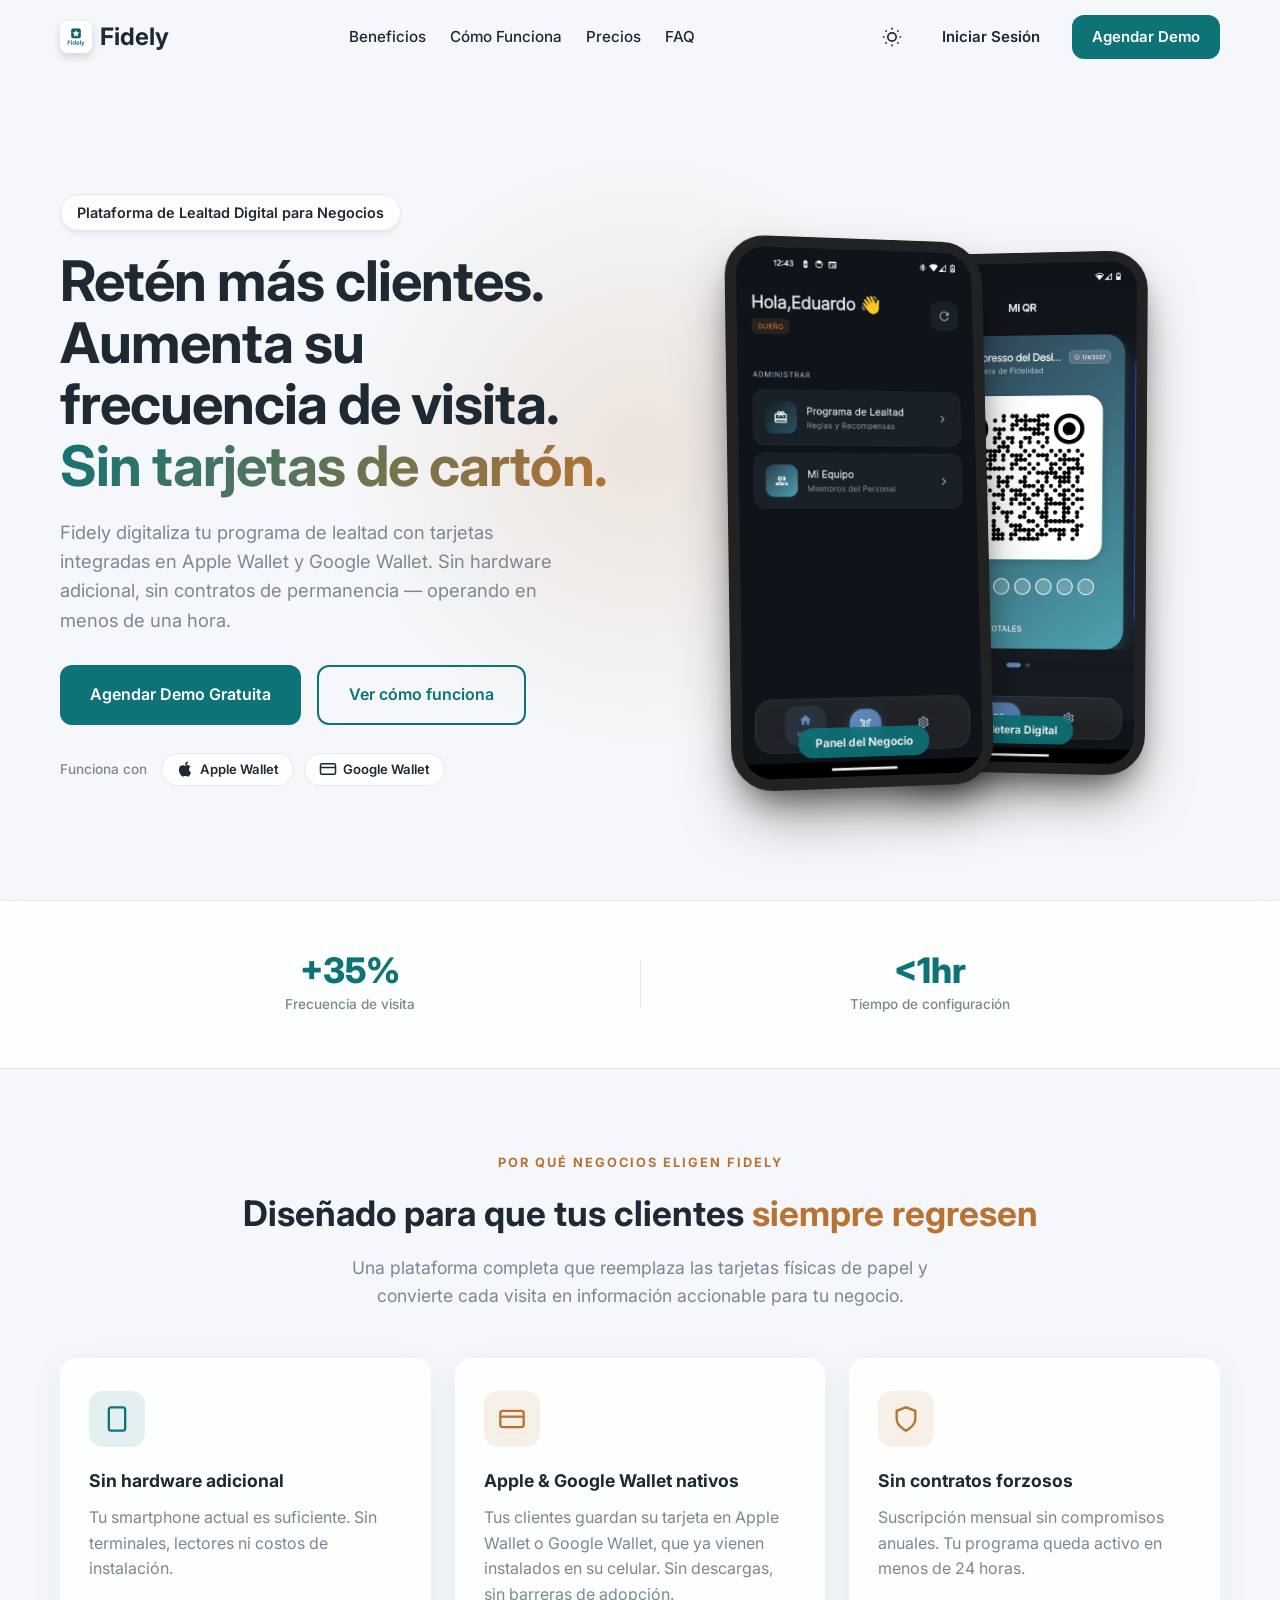
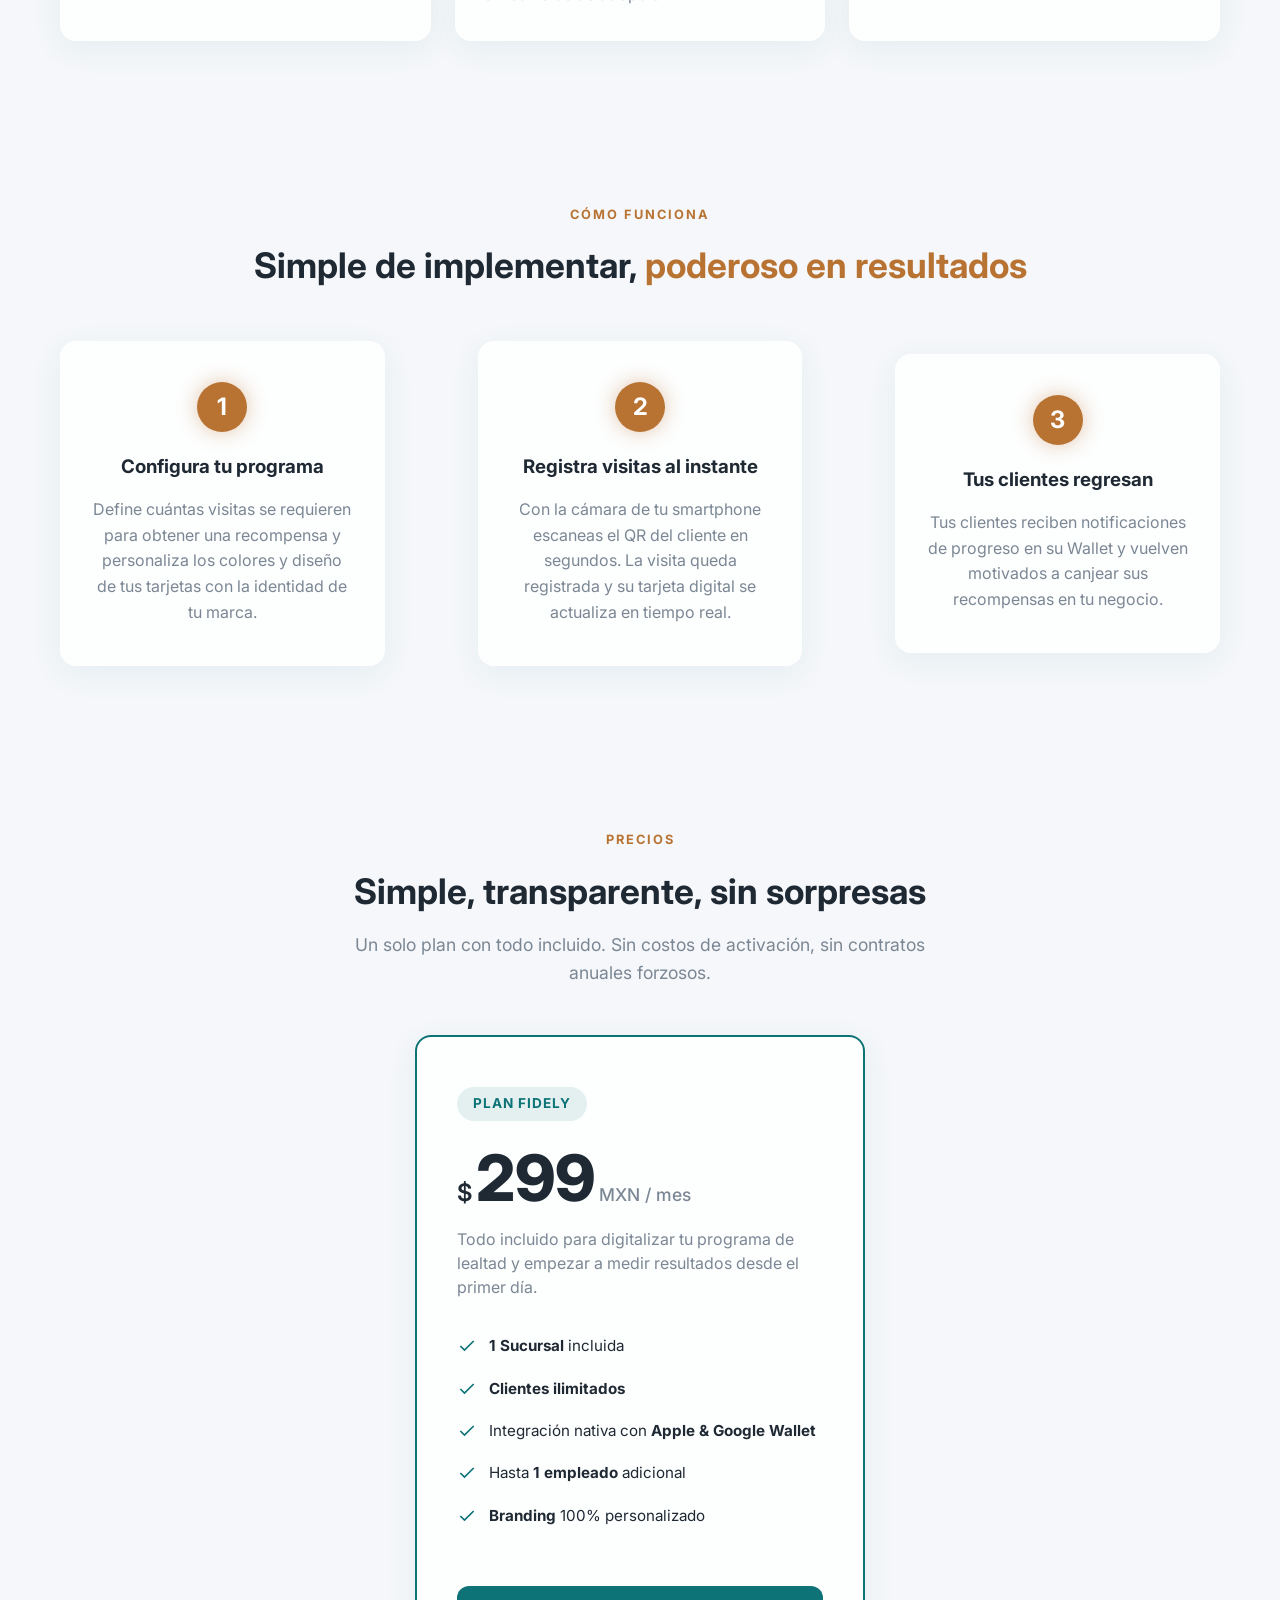
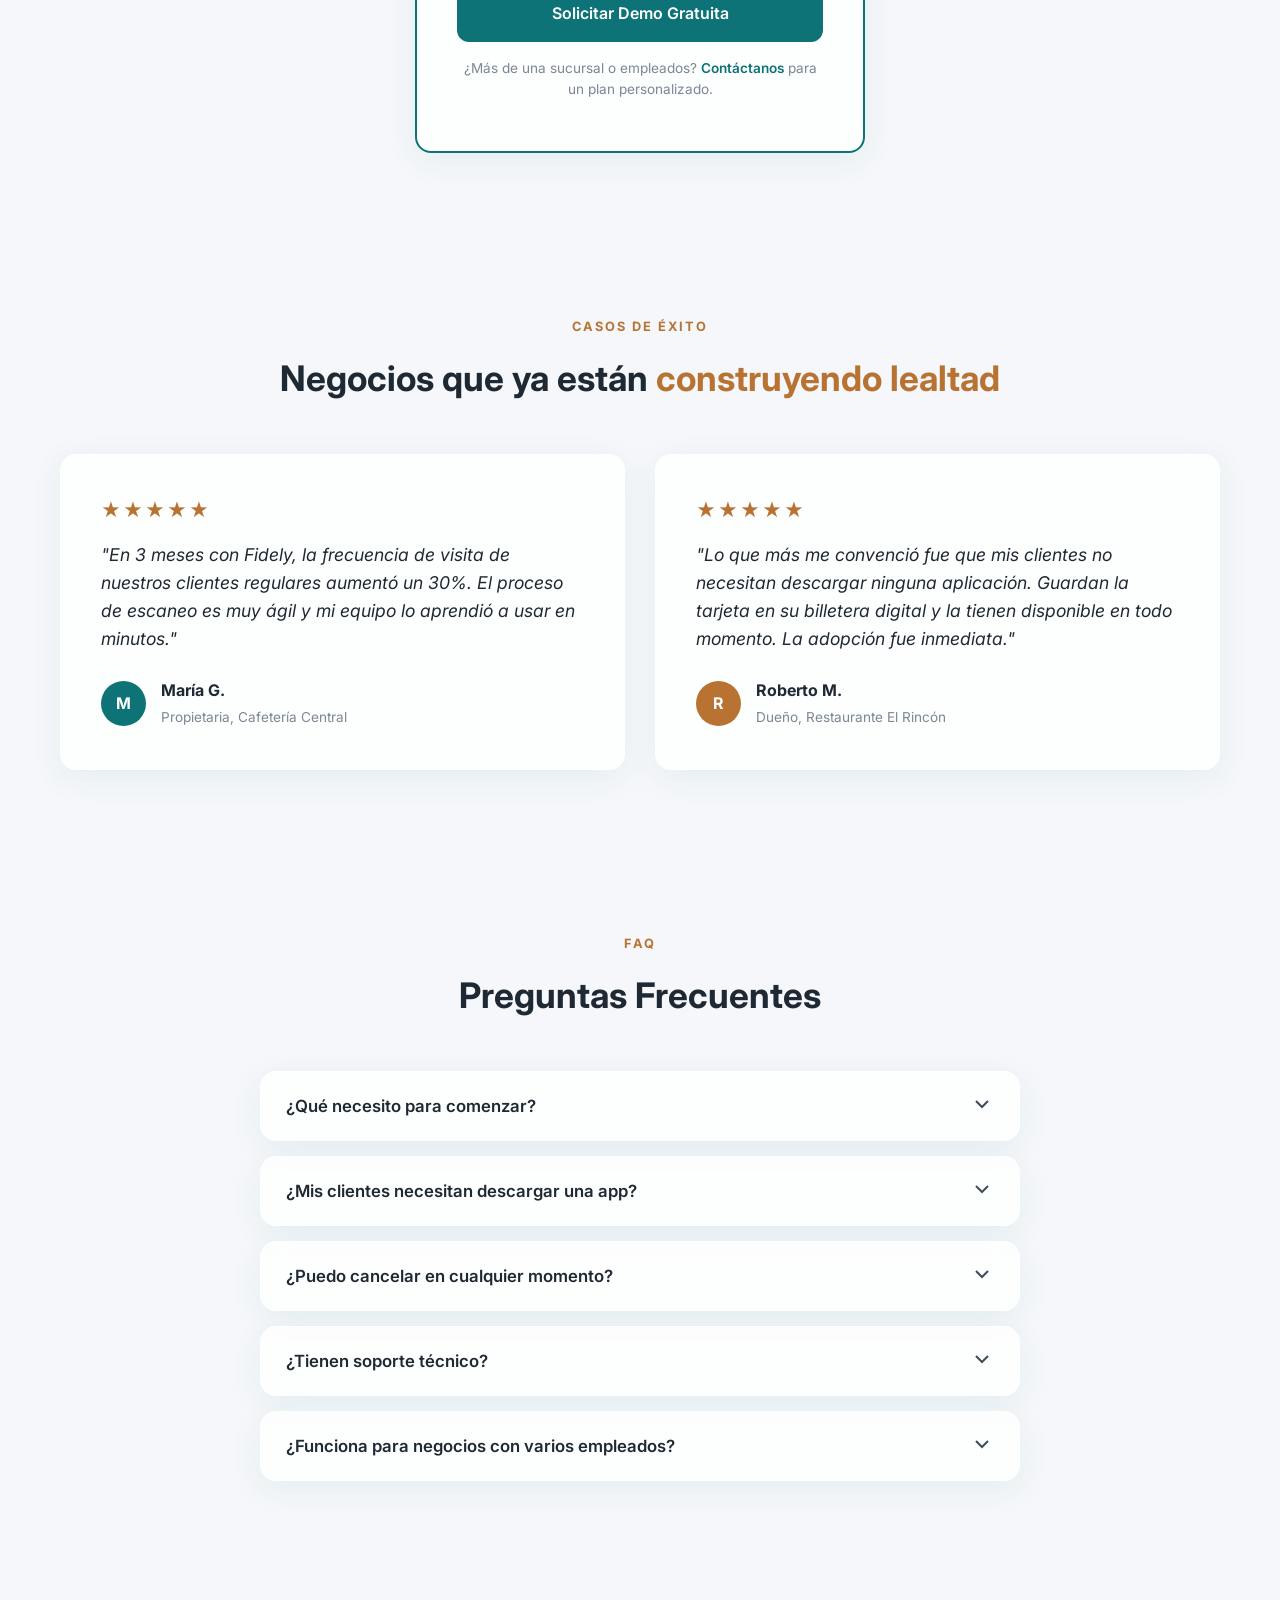
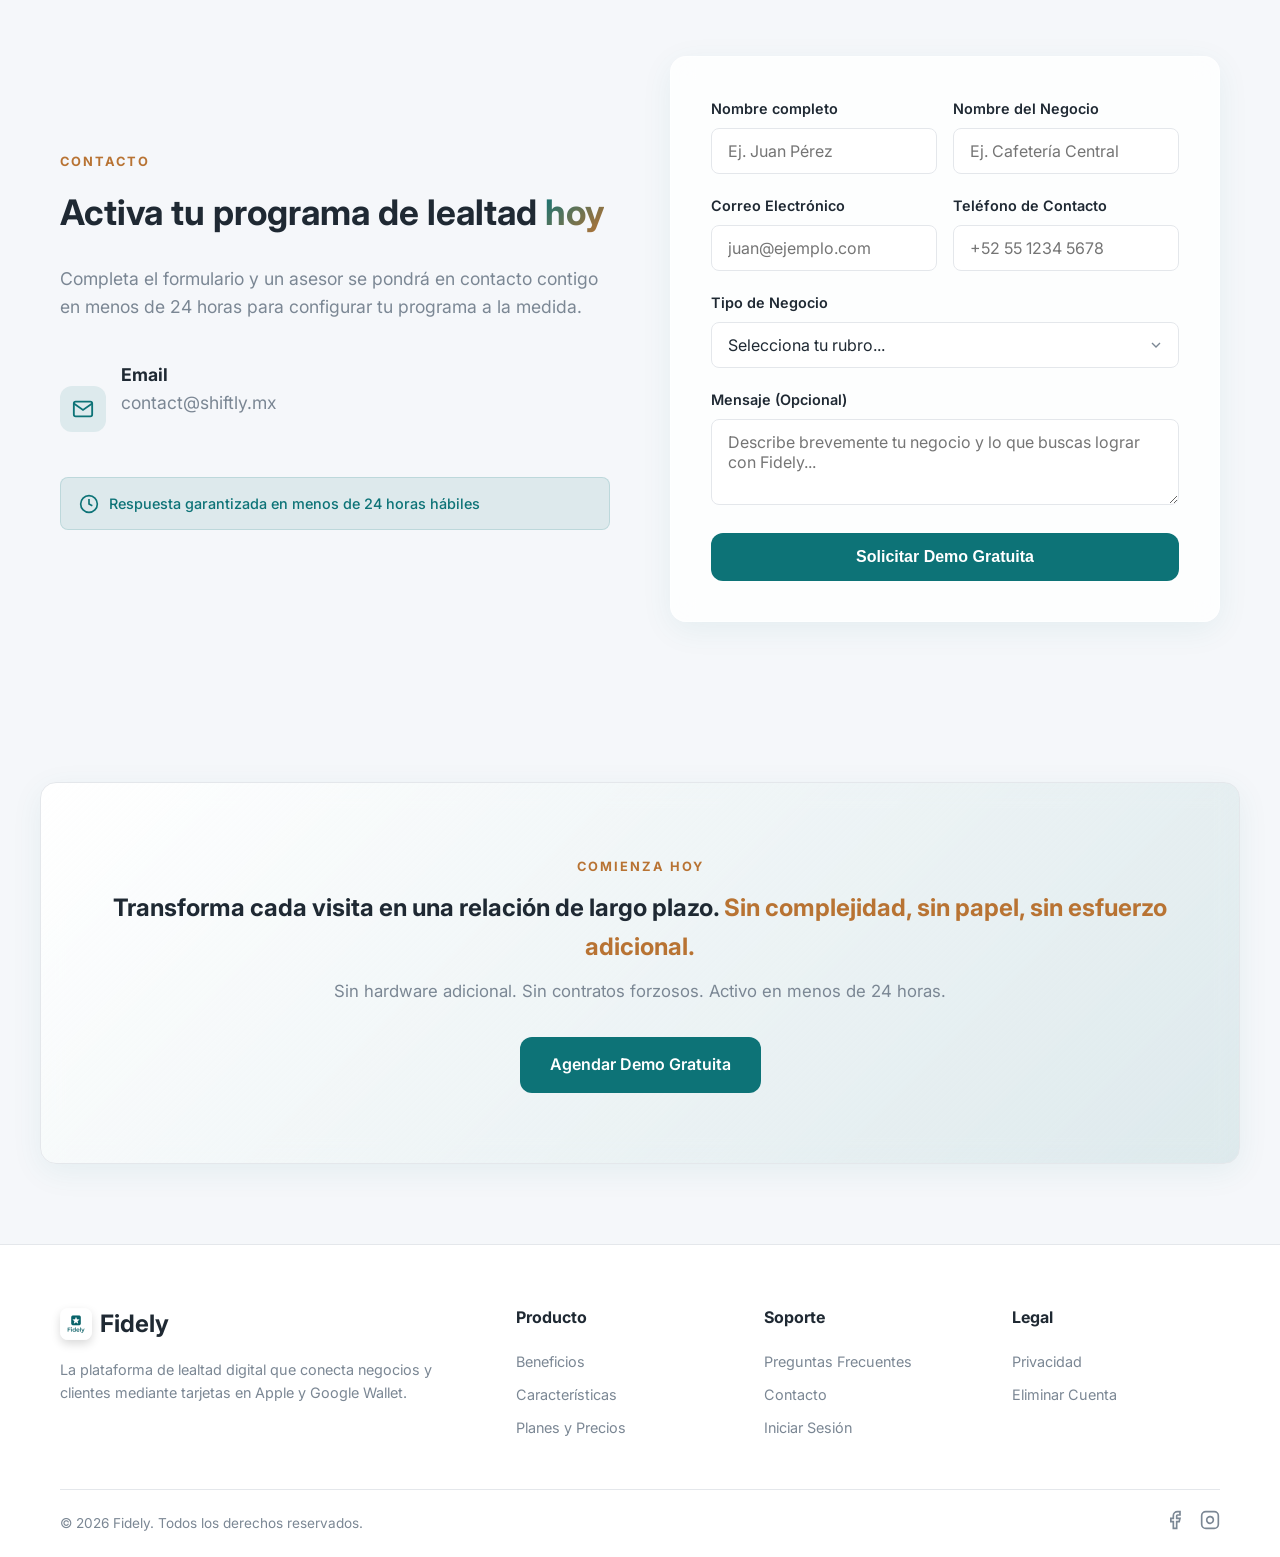
<file: index.html>
<!DOCTYPE html>
<html lang="es">
<head>
    <meta charset="UTF-8">
    <meta name="viewport" content="width=device-width, initial-scale=1.0">
    <title>Fidely — Digitaliza tu Programa de Lealtad | Para Negocios</title>
    <meta name="description" content="Aumenta la retención y frecuencia de visita de tus clientes con tarjetas de lealtad digitales en Apple Wallet y Google Wallet. Sin hardware adicional, activo en menos de 1 hora.">
    <link rel="preconnect" href="https://fonts.googleapis.com">
    <link rel="preconnect" href="https://fonts.gstatic.com" crossorigin>
    <link href="https://fonts.googleapis.com/css2?family=Inter:wght@400;500;600;700;800&display=swap" rel="stylesheet">
    <link rel="stylesheet" href="styles.css">
</head>
<body>
    <!-- Navbar -->
    <header class="navbar">
        <div class="container nav-container">
            <div class="logo">
                <img src="assets/images/fidely-logo.png" alt="Fidely Logo" class="logo-img">
                <span>Fidely</span>
            </div>
            <nav class="nav-links">
                <a href="#beneficios">Beneficios</a>
                <a href="#como-funciona">Cómo Funciona</a>
                <a href="#precios">Precios</a>
                <a href="#faq">FAQ</a>
            </nav>
            <div class="nav-actions">
                <button class="theme-toggle" id="themeToggle" aria-label="Cambiar tema">
                    <svg class="sun-icon" width="20" height="20" viewBox="0 0 24 24" fill="none" stroke="currentColor" stroke-width="2"><circle cx="12" cy="12" r="5"/><path d="M12 1v2M12 21v2M4.22 4.22l1.42 1.42M18.36 18.36l1.42 1.42M1 12h2M21 12h2M4.22 19.78l1.42-1.42M18.36 5.64l1.42-1.42"/></svg>
                    <svg class="moon-icon" width="20" height="20" viewBox="0 0 24 24" fill="none" stroke="currentColor" stroke-width="2" style="display: none;"><path d="M21 12.79A9 9 0 1 1 11.21 3 7 7 0 0 0 21 12.79z"/></svg>
                </button>
                <a href="https://app.fidely.shiftly.mx" class="btn btn-secondary nav-btn">Iniciar Sesión</a>
                <a href="#contacto" class="btn btn-primary nav-btn">Agendar Demo</a>
            </div>
            <button class="menu-toggle" id="menuToggle" aria-label="Abrir menú">
                <svg width="24" height="24" viewBox="0 0 24 24" fill="none" stroke="currentColor" stroke-width="2"><line x1="3" y1="12" x2="21" y2="12"/><line x1="3" y1="6" x2="21" y2="6"/><line x1="3" y1="18" x2="21" y2="18"/></svg>
            </button>
        </div>
    </header>

    <main>
        <!-- Hero Section -->
        <section class="hero" id="inicio">
            <div class="container hero-container">
                <div class="hero-content fade-in-up">
                    <span class="badge">Plataforma de Lealtad Digital para Negocios</span>
                    <h1>Retén más clientes. Aumenta su frecuencia de visita. <span class="text-gradient">Sin tarjetas de cartón.</span></h1>
                    <p class="hero-subtitle">Fidely digitaliza tu programa de lealtad con tarjetas integradas en Apple Wallet y Google Wallet. Sin hardware adicional, sin contratos de permanencia — operando en menos de una hora.</p>
                    <div class="hero-cta">
                        <a href="#contacto" class="btn btn-primary btn-large glow-effect">Agendar Demo Gratuita</a>
                        <a href="#como-funciona" class="btn btn-outline btn-large">Ver cómo funciona</a>
                    </div>
                    <div class="hero-trust">
                        <span class="trust-label">Funciona con</span>
                        <div class="trust-badges">
                            <span class="trust-badge">
                                <svg width="18" height="18" viewBox="0 0 24 24" fill="currentColor"><path d="M18.71 19.5c-.83 1.24-1.71 2.45-3.05 2.47-1.34.03-1.77-.79-3.29-.79-1.53 0-2 .77-3.27.82-1.31.05-2.3-1.32-3.14-2.53C4.25 17 2.94 12.45 4.7 9.39c.87-1.52 2.43-2.48 4.12-2.51 1.28-.02 2.5.87 3.29.87.78 0 2.26-1.07 3.8-.91.65.03 2.47.26 3.64 1.98-.09.06-2.17 1.28-2.15 3.81.03 3.02 2.65 4.03 2.68 4.04-.03.07-.42 1.44-1.38 2.83M13 3.5c.73-.83 1.94-1.46 2.94-1.5.13 1.17-.34 2.35-1.04 3.19-.69.85-1.83 1.51-2.95 1.42-.15-1.15.41-2.35 1.05-3.11z"/></svg>
                                Apple Wallet
                            </span>
                            <span class="trust-badge">
                                <svg width="18" height="18" viewBox="0 0 24 24" fill="none" stroke="currentColor" stroke-width="2"><rect x="2" y="5" width="20" height="14" rx="2"/><path d="M2 10h20"/></svg>
                                Google Wallet
                            </span>
                        </div>
                    </div>
                </div>
                <div class="hero-visual fade-in-up delay-1">
                    <div class="device-mockup business-device">
                        <div class="device-screen">
                            <img src="assets/images/fidely-business-admin-dashboard.png" alt="Fidely Panel de Administración" class="app-screenshot">
                        </div>
                        <div class="device-label">Panel del Negocio</div>
                    </div>
                    <div class="device-mockup client-device">
                        <div class="device-screen">
                            <img src="assets/images/fidely-client-wallet-app.png" alt="Fidely Client Wallet" class="app-screenshot">
                        </div>
                        <div class="device-label">Billetera Digital</div>
                    </div>
                </div>
            </div>
            <div class="hero-background-glow"></div>
        </section>

        <!-- Stats Bar -->
        <section class="stats-bar">
            <div class="container">
                <div class="stats-grid">
                    <div class="stat-item fade-in-up">
                        <span class="stat-number">+35%</span>
                        <span class="stat-label">Frecuencia de visita</span>
                    </div>
                    <div class="stat-divider"></div>
                    <div class="stat-item fade-in-up delay-1">
                        <span class="stat-number">&lt;1hr</span>
                        <span class="stat-label">Tiempo de configuración</span>
                    </div>
                </div>
            </div>
        </section>

        <!-- Benefits Section -->
        <section class="value-prop section-padding" id="beneficios">
            <div class="container">
                <div class="section-header text-center fade-in-up">
                    <span class="section-eyebrow">Por qué negocios eligen Fidely</span>
                    <h2 class="section-title">Diseñado para que tus clientes <span class="text-accent">siempre regresen</span></h2>
                    <p class="section-desc">Una plataforma completa que reemplaza las tarjetas físicas de papel y convierte cada visita en información accionable para tu negocio.</p>
                </div>
                <div class="benefits-grid">
                    <div class="benefit-card glass-panel fade-in-up">
                        <div class="benefit-icon bg-primary-light">
                            <svg width="28" height="28" viewBox="0 0 24 24" fill="none" stroke="currentColor" stroke-width="2"><rect x="5" y="2" width="14" height="20" rx="2"/><line x1="12" y1="18" x2="12.01" y2="18"/></svg>
                        </div>
                        <h3>Sin hardware adicional</h3>
                        <p>Tu smartphone actual es suficiente. Sin terminales, lectores ni costos de instalación.</p>
                    </div>
                    <div class="benefit-card glass-panel fade-in-up delay-1">
                        <div class="benefit-icon bg-accent-light">
                            <svg width="28" height="28" viewBox="0 0 24 24" fill="none" stroke="currentColor" stroke-width="2"><rect x="2" y="5" width="20" height="14" rx="2"/><path d="M2 10h20"/></svg>
                        </div>
                        <h3>Apple & Google Wallet nativos</h3>
                        <p>Tus clientes guardan su tarjeta en Apple Wallet o Google Wallet, que ya vienen instalados en su celular. Sin descargas, sin barreras de adopción.</p>
                    </div>
                    <div class="benefit-card glass-panel fade-in-up delay-2">
                        <div class="benefit-icon bg-accent-light">
                            <svg width="28" height="28" viewBox="0 0 24 24" fill="none" stroke="currentColor" stroke-width="2"><path d="M12 22s8-4 8-10V5l-8-3-8 3v7c0 6 8 10 8 10z"/></svg>
                        </div>
                        <h3>Sin contratos forzosos</h3>
                        <p>Suscripción mensual sin compromisos anuales. Tu programa queda activo en menos de 24 horas.</p>
                    </div>
                </div>
            </div>
        </section>

        <!-- How it Works + Features (merged) -->
        <section class="how-it-works section-padding" id="como-funciona">
            <div class="container">
                <div class="section-header text-center fade-in-up">
                    <span class="section-eyebrow">Cómo funciona</span>
                    <h2 class="section-title">Simple de implementar, <span class="text-accent">poderoso en resultados</span></h2>
                </div>
                <div class="steps-container">
                    <div class="step-card glass-panel fade-in-up">
                        <div class="step-number">1</div>
                        <h3>Configura tu programa</h3>
                        <p>Define cuántas visitas se requieren para obtener una recompensa y personaliza los colores y diseño de tus tarjetas con la identidad de tu marca.</p>
                    </div>
                    <div class="step-connector"></div>
                    <div class="step-card glass-panel fade-in-up delay-1">
                        <div class="step-number">2</div>
                        <h3>Registra visitas al instante</h3>
                        <p>Con la cámara de tu smartphone escaneas el QR del cliente en segundos. La visita queda registrada y su tarjeta digital se actualiza en tiempo real.</p>
                    </div>
                    <div class="step-connector"></div>
                    <div class="step-card glass-panel fade-in-up delay-2">
                        <div class="step-number">3</div>
                        <h3>Tus clientes regresan</h3>
                        <p>Tus clientes reciben notificaciones de progreso en su Wallet y vuelven motivados a canjear sus recompensas en tu negocio.</p>
                    </div>
                </div>
            </div>
        </section>

        <!-- Pricing Section -->
        <section class="pricing section-padding" id="precios">
            <div class="container">
                <div class="section-header text-center fade-in-up">
                    <span class="section-eyebrow">Precios</span>
                    <h2 class="section-title">Simple, transparente, sin sorpresas</h2>
                    <p class="section-desc">Un solo plan con todo incluido. Sin costos de activación, sin contratos anuales forzosos.</p>
                </div>
                <div class="pricing-container fade-in-up">
                    <div class="pricing-card glass-panel popular">
                        <div class="pricing-header">
                            <span class="plan-badge">Plan Fidely</span>
                            <div class="price">
                                <span class="currency">$</span>
                                <span class="amount">299</span>
                                <span class="period">MXN / mes</span>
                            </div>
                            <p class="plan-desc">Todo incluido para digitalizar tu programa de lealtad y empezar a medir resultados desde el primer día.</p>
                        </div>
                        <div class="pricing-features">
                            <ul>
                                <li>
                                    <svg class="check-icon" viewBox="0 0 24 24" fill="none" stroke="currentColor" stroke-width="2"><polyline points="20 6 9 17 4 12"/></svg>
                                    <span><strong>1 Sucursal</strong> incluida</span>
                                </li>
                                <li>
                                    <svg class="check-icon" viewBox="0 0 24 24" fill="none" stroke="currentColor" stroke-width="2"><polyline points="20 6 9 17 4 12"/></svg>
                                    <span><strong>Clientes ilimitados</strong></span>
                                </li>
                                <li>
                                    <svg class="check-icon" viewBox="0 0 24 24" fill="none" stroke="currentColor" stroke-width="2"><polyline points="20 6 9 17 4 12"/></svg>
                                    <span>Integración nativa con <strong>Apple & Google Wallet</strong></span>
                                </li>
                                <li>
                                    <svg class="check-icon" viewBox="0 0 24 24" fill="none" stroke="currentColor" stroke-width="2"><polyline points="20 6 9 17 4 12"/></svg>
                                    <span>Hasta <strong>1 empleado</strong> adicional</span>
                                </li>
                                <li>
                                    <svg class="check-icon" viewBox="0 0 24 24" fill="none" stroke="currentColor" stroke-width="2"><polyline points="20 6 9 17 4 12"/></svg>
                                    <span><strong>Branding</strong> 100% personalizado</span>
                                </li>
                            </ul>
                        </div>
                        <div class="pricing-footer">
                            <a href="#contacto" class="btn btn-primary btn-large glow-effect">Solicitar Demo Gratuita</a>
                            <p class="pricing-note">¿Más de una sucursal o empleados? <a href="#contacto">Contáctanos</a> para un plan personalizado.</p>
                        </div>
                    </div>
                </div>
            </div>
        </section>

        <!-- Testimonials -->
        <section class="testimonials section-padding">
            <div class="container">
                <div class="section-header text-center fade-in-up">
                    <span class="section-eyebrow">Casos de éxito</span>
                    <h2 class="section-title">Negocios que ya están <span class="text-accent">construyendo lealtad</span></h2>
                </div>
                <div class="testimonial-slider fade-in-up">
                    <div class="testimonial-card glass-panel">
                        <div class="stars">★★★★★</div>
                        <p class="quote">"En 3 meses con Fidely, la frecuencia de visita de nuestros clientes regulares aumentó un 30%. El proceso de escaneo es muy ágil y mi equipo lo aprendió a usar en minutos."</p>
                        <div class="author">
                            <div class="author-avatar bg-primary">M</div>
                            <div class="author-info">
                                <strong>María G.</strong>
                                <span>Propietaria, Cafetería Central</span>
                            </div>
                        </div>
                    </div>
                    <div class="testimonial-card glass-panel delay-1">
                        <div class="stars">★★★★★</div>
                        <p class="quote">"Lo que más me convenció fue que mis clientes no necesitan descargar ninguna aplicación. Guardan la tarjeta en su billetera digital y la tienen disponible en todo momento. La adopción fue inmediata."</p>
                        <div class="author">
                            <div class="author-avatar bg-accent">R</div>
                            <div class="author-info">
                                <strong>Roberto M.</strong>
                                <span>Dueño, Restaurante El Rincón</span>
                            </div>
                        </div>
                    </div>
                </div>
            </div>
        </section>

        <!-- FAQ -->
        <section class="faq-section section-padding" id="faq">
            <div class="container faq-container fade-in-up">
                <div class="section-header text-center">
                    <span class="section-eyebrow">FAQ</span>
                    <h2 class="section-title">Preguntas Frecuentes</h2>
                </div>
                <div class="accordion">
                    <div class="accordion-item glass-panel">
                        <button class="accordion-header" aria-expanded="false">
                            <span class="accordion-title">¿Qué necesito para comenzar?</span>
                            <span class="accordion-icon"><svg width="24" height="24" viewBox="0 0 24 24" fill="none" stroke="currentColor" stroke-width="2"><polyline points="6 9 12 15 18 9"/></svg></span>
                        </button>
                        <div class="accordion-content">
                            <p>Únicamente un smartphone y el registro de tu negocio con nuestro equipo. En menos de una hora tendrás tu programa configurado y listo para operar, con tu identidad de marca aplicada. Sin hardware adicional ni instalaciones.</p>
                        </div>
                    </div>
                    <div class="accordion-item glass-panel">
                        <button class="accordion-header" aria-expanded="false">
                            <span class="accordion-title">¿Mis clientes necesitan descargar una app?</span>
                            <span class="accordion-icon"><svg width="24" height="24" viewBox="0 0 24 24" fill="none" stroke="currentColor" stroke-width="2"><polyline points="6 9 12 15 18 9"/></svg></span>
                        </button>
                        <div class="accordion-content">
                            <p>Tus clientes no necesitan descargar ninguna aplicación. Guardan su tarjeta directamente en Apple Wallet o Google Wallet, que ya viene preinstalado en todos los iPhones y en la gran mayoría de dispositivos Android. Sin fricciones, sin barreras.</p>
                        </div>
                    </div>
                    <div class="accordion-item glass-panel">
                        <button class="accordion-header" aria-expanded="false">
                            <span class="accordion-title">¿Puedo cancelar en cualquier momento?</span>
                            <span class="accordion-icon"><svg width="24" height="24" viewBox="0 0 24 24" fill="none" stroke="currentColor" stroke-width="2"><polyline points="6 9 12 15 18 9"/></svg></span>
                        </button>
                        <div class="accordion-content">
                            <p>La suscripción es mensual y puede cancelarse en cualquier momento sin penalizaciones ni compromisos anuales. El acceso permanece activo hasta el cierre del período facturado.</p>
                        </div>
                    </div>
                    <div class="accordion-item glass-panel">
                        <button class="accordion-header" aria-expanded="false">
                            <span class="accordion-title">¿Tienen soporte técnico?</span>
                            <span class="accordion-icon"><svg width="24" height="24" viewBox="0 0 24 24" fill="none" stroke="currentColor" stroke-width="2"><polyline points="6 9 12 15 18 9"/></svg></span>
                        </button>
                        <div class="accordion-content">
                            <p>Contamos con soporte especializado por correo electrónico y WhatsApp para acompañar la configuración inicial y resolver cualquier consulta durante la operación.</p>
                        </div>
                    </div>
                    <div class="accordion-item glass-panel">
                        <button class="accordion-header" aria-expanded="false">
                            <span class="accordion-title">¿Funciona para negocios con varios empleados?</span>
                            <span class="accordion-icon"><svg width="24" height="24" viewBox="0 0 24 24" fill="none" stroke="currentColor" stroke-width="2"><polyline points="6 9 12 15 18 9"/></svg></span>
                        </button>
                        <div class="accordion-content">
                            <p>El Plan Fidely incluye 1 empleado adicional para operar el escáner de forma segura. Para negocios con más empleados o múltiples sucursales, escríbenos para diseñar un plan a la medida de tu operación.</p>
                        </div>
                    </div>
                </div>
            </div>
        </section>

        <!-- Contact Section -->
        <section class="contact-section section-padding" id="contacto">
            <div class="container">
                <div class="contact-grid">
                    <div class="contact-info fade-in-up">
                        <span class="section-eyebrow">Contacto</span>
                        <h2 class="section-title">Activa tu programa de lealtad <span class="text-gradient">hoy</span></h2>
                        <p>Completa el formulario y un asesor se pondrá en contacto contigo en menos de 24 horas para configurar tu programa a la medida.</p>

                        <div class="contact-details">
                            <div class="contact-item">
                                <span class="contact-item-icon">
                                    <svg width="22" height="22" viewBox="0 0 24 24" fill="none" stroke="currentColor" stroke-width="2"><path d="M4 4h16c1.1 0 2 .9 2 2v12c0 1.1-.9 2-2 2H4c-1.1 0-2-.9-2-2V6c0-1.1.9-2 2-2z"/><polyline points="22,6 12,13 2,6"/></svg>
                                </span>
                                <div>
                                    <strong>Email</strong>
                                    <p>contact@shiftly.mx</p>
                                </div>
                            </div>
                            <div class="contact-promise">
                                <svg width="20" height="20" viewBox="0 0 24 24" fill="none" stroke="currentColor" stroke-width="2"><circle cx="12" cy="12" r="10"/><polyline points="12 6 12 12 16 14"/></svg>
                                <span>Respuesta garantizada en menos de 24 horas hábiles</span>
                            </div>
                        </div>
                    </div>

                    <div class="contact-form-wrapper glass-panel fade-in-up delay-1">
                        <form id="contactForm" class="contact-form">
                            <div class="form-row">
                                <div class="form-group">
                                    <label for="name">Nombre completo</label>
                                    <input type="text" id="name" name="name" placeholder="Ej. Juan Pérez" required>
                                </div>
                                <div class="form-group">
                                    <label for="business">Nombre del Negocio</label>
                                    <input type="text" id="business" name="business" placeholder="Ej. Cafetería Central" required>
                                </div>
                            </div>
                            <div class="form-row">
                                <div class="form-group">
                                    <label for="email">Correo Electrónico</label>
                                    <input type="email" id="email" name="email" placeholder="juan@ejemplo.com" required>
                                </div>
                                <div class="form-group">
                                    <label for="phone">Teléfono de Contacto</label>
                                    <input type="tel" id="phone" name="phone" placeholder="+52 55 1234 5678">
                                </div>
                            </div>
                            <div class="form-group">
                                <label for="business-type">Tipo de Negocio</label>
                                <select id="business-type" name="business-type">
                                    <option value="">Selecciona tu rubro...</option>
                                    <option value="cafeteria">Cafetería / Panadería</option>
                                    <option value="restaurante">Restaurante / Bar</option>
                                    <option value="salon">Salón de Belleza / Spa</option>
                                    <option value="gym">Gimnasio / Fitness</option>
                                    <option value="retail">Tienda / Boutique</option>
                                    <option value="farmacia">Farmacia / Salud</option>
                                    <option value="otro">Otro</option>
                                </select>
                            </div>
                            <div class="form-group">
                                <label for="message">Mensaje (Opcional)</label>
                                <textarea id="message" name="message" rows="3" placeholder="Describe brevemente tu negocio y lo que buscas lograr con Fidely..."></textarea>
                            </div>
                            <button type="submit" class="btn btn-primary btn-large glow-effect w-100">Solicitar Demo Gratuita</button>
                        </form>
                        <div id="formSuccess" class="form-success-msg" style="display: none;">
                            <div class="success-icon">✅</div>
                            <h3>Solicitud recibida</h3>
                            <p>Un asesor de Fidely se pondrá en contacto contigo muy pronto a través de contact@shiftly.mx</p>
                        </div>
                    </div>
                </div>
            </div>
        </section>

        <!-- Final CTA -->
        <section class="final-cta section-padding">
            <div class="container text-center cta-box glass-panel fade-in-up">
                <span class="section-eyebrow">Comienza hoy</span>
                <h2>Transforma cada visita en una relación de largo plazo. <span class="text-accent">Sin complejidad, sin papel, sin esfuerzo adicional.</span></h2>
                <p class="cta-desc">Sin hardware adicional. Sin contratos forzosos. Activo en menos de 24 horas.</p>
                <a href="#contacto" class="btn btn-primary btn-large glow-effect mt-4">Agendar Demo Gratuita</a>
            </div>
        </section>
    </main>

    <!-- Footer -->
    <footer class="footer">
        <div class="container">
            <div class="footer-grid">
                <div class="footer-brand">
                    <div class="logo">
                        <img src="assets/images/fidely-logo.png" alt="Fidely Logo" class="logo-img">
                        <span>Fidely</span>
                    </div>
                    <p>La plataforma de lealtad digital que conecta negocios y clientes mediante tarjetas en Apple y Google Wallet.</p>
                </div>
                <div class="footer-links">
                    <h4>Producto</h4>
                    <a href="#beneficios">Beneficios</a>
                    <a href="#caracteristicas">Características</a>
                    <a href="#precios">Planes y Precios</a>
                </div>
                <div class="footer-links">
                    <h4>Soporte</h4>
                    <a href="#faq">Preguntas Frecuentes</a>
                    <a href="#contacto">Contacto</a>
                    <a href="https://app.fidely.shiftly.mx">Iniciar Sesión</a>
                </div>
                <div class="footer-links">
                    <h4>Legal</h4>
                    <a href="privacy.html">Privacidad</a>
                    <a href="delete-account.html">Eliminar Cuenta</a>
                </div>
            </div>
            <div class="footer-bottom">
                <p>&copy; 2026 Fidely. Todos los derechos reservados.</p>
                <div class="social-icons">
                    <a href="#" aria-label="Facebook"><svg width="20" height="20" viewBox="0 0 24 24" fill="none" stroke="currentColor" stroke-width="2"><path d="M18 2h-3a5 5 0 0 0-5 5v3H7v4h3v8h4v-8h3l1-4h-4V7a1 1 0 0 1 1-1h3z"/></svg></a>
                    <a href="#" aria-label="Instagram"><svg width="20" height="20" viewBox="0 0 24 24" fill="none" stroke="currentColor" stroke-width="2"><rect x="2" y="2" width="20" height="20" rx="5" ry="5"/><path d="M16 11.37A4 4 0 1 1 12.63 8 4 4 0 0 1 16 11.37z"/><line x1="17.5" y1="6.5" x2="17.51" y2="6.5"/></svg></a>
                </div>
            </div>
        </div>
    </footer>

    <script src="script.js"></script>
</body>
</html>
</file>
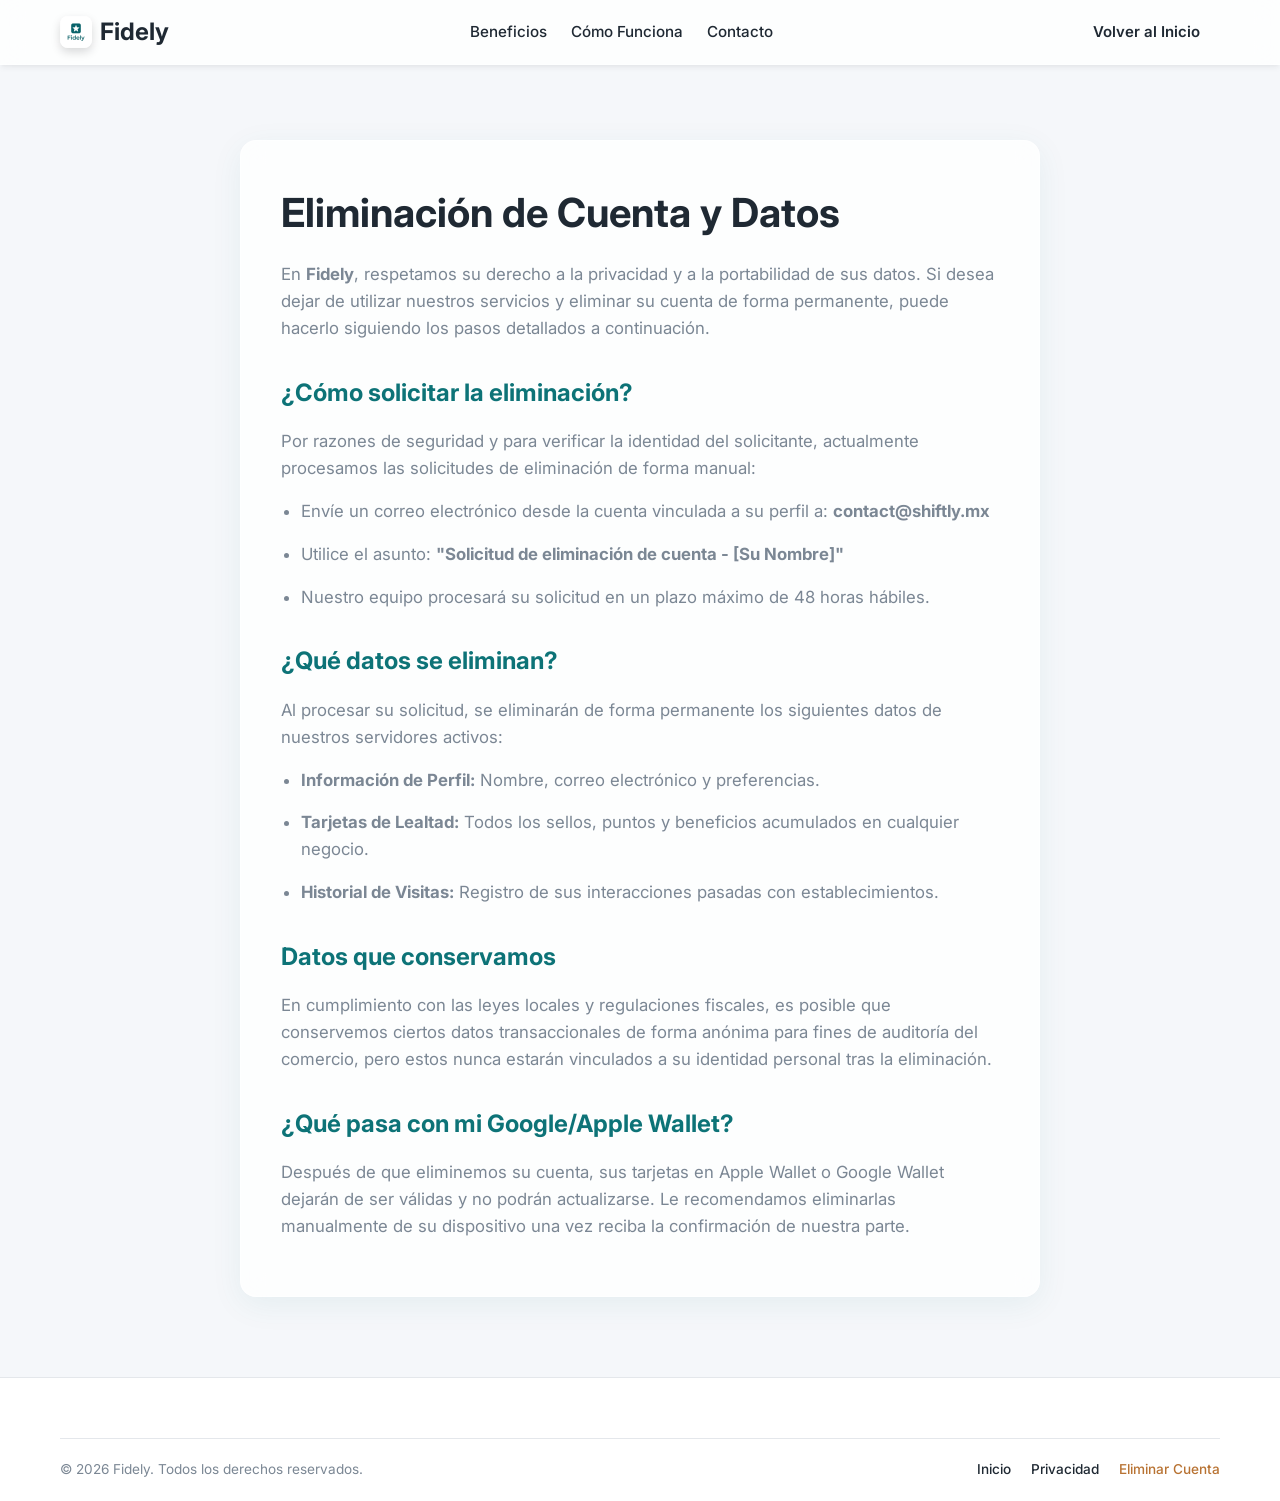
<file: delete-account.html>
<!DOCTYPE html>
<html lang="es">
<head>
    <meta charset="UTF-8">
    <meta name="viewport" content="width=device-width, initial-scale=1.0">
    <title>Eliminar Cuenta - Fidely</title>
    <link rel="preconnect" href="https://fonts.googleapis.com">
    <link rel="preconnect" href="https://fonts.gstatic.com" crossorigin>
    <link href="https://fonts.googleapis.com/css2?family=Inter:wght@400;500;600;700&display=swap" rel="stylesheet">
    <link rel="stylesheet" href="styles.css">
    <style>
        .privacy-content {
            padding: 120px 0 80px;
            max-width: 800px;
            margin: 0 auto;
        }
        .privacy-card {
            padding: 40px;
            margin-top: 20px;
        }
        .privacy-content h1 {
            font-size: 2.5rem;
            margin-bottom: 1rem;
        }
        .privacy-content h2 {
            font-size: 1.5rem;
            margin-top: 2rem;
            margin-bottom: 1rem;
            color: var(--primary-color);
        }
        .privacy-content p, .privacy-content li {
            color: var(--text-muted);
            margin-bottom: 1rem;
            font-size: 1.05rem;
        }
        .privacy-content ul {
            margin-left: 20px;
            margin-bottom: 1.5rem;
        }
        .last-update {
            font-weight: 600;
            color: var(--accent-color);
            margin-bottom: 2rem;
            display: block;
        }
    </style>
</head>
<body>
    <!-- Navbar -->
    <header class="navbar scrolled">
        <div class="container nav-container">
            <a href="index.html" class="logo">
                <img src="assets/images/fidely-logo.png" alt="Fidely Logo Oficial" class="logo-img">
                <span>Fidely</span>
            </a>
            <nav class="nav-links">
                <a href="index.html#beneficios">Beneficios</a>
                <a href="index.html#como-funciona">Cómo Funciona</a>
                <a href="index.html#contacto">Contacto</a>
            </nav>
            <div class="nav-actions">
                <a href="index.html" class="btn btn-secondary">Volver al Inicio</a>
            </div>
        </div>
    </header>

    <main class="container privacy-content">
        <div class="glass-panel privacy-card">
            <h1>Eliminación de Cuenta y Datos</h1>
            <p>En <strong>Fidely</strong>, respetamos su derecho a la privacidad y a la portabilidad de sus datos. Si desea dejar de utilizar nuestros servicios y eliminar su cuenta de forma permanente, puede hacerlo siguiendo los pasos detallados a continuación.</p>

            <h2>¿Cómo solicitar la eliminación?</h2>
            <p>Por razones de seguridad y para verificar la identidad del solicitante, actualmente procesamos las solicitudes de eliminación de forma manual:</p>
            <ul>
                <li>Envíe un correo electrónico desde la cuenta vinculada a su perfil a: <strong>contact@shiftly.mx</strong></li>
                <li>Utilice el asunto: <strong>"Solicitud de eliminación de cuenta - [Su Nombre]"</strong></li>
                <li>Nuestro equipo procesará su solicitud en un plazo máximo de 48 horas hábiles.</li>
            </ul>

            <h2>¿Qué datos se eliminan?</h2>
            <p>Al procesar su solicitud, se eliminarán de forma permanente los siguientes datos de nuestros servidores activos:</p>
            <ul>
                <li><strong>Información de Perfil:</strong> Nombre, correo electrónico y preferencias.</li>
                <li><strong>Tarjetas de Lealtad:</strong> Todos los sellos, puntos y beneficios acumulados en cualquier negocio.</li>
                <li><strong>Historial de Visitas:</strong> Registro de sus interacciones pasadas con establecimientos.</li>
            </ul>

            <h2>Datos que conservamos</h2>
            <p>En cumplimiento con las leyes locales y regulaciones fiscales, es posible que conservemos ciertos datos transaccionales de forma anónima para fines de auditoría del comercio, pero estos nunca estarán vinculados a su identidad personal tras la eliminación.</p>

            <h2>¿Qué pasa con mi Google/Apple Wallet?</h2>
            <p>Después de que eliminemos su cuenta, sus tarjetas en Apple Wallet o Google Wallet dejarán de ser válidas y no podrán actualizarse. Le recomendamos eliminarlas manualmente de su dispositivo una vez reciba la confirmación de nuestra parte.</p>
        </div>
    </main>

    <!-- Footer -->
    <footer class="footer">
        <div class="container">
            <div class="footer-bottom">
                <p>&copy; 2026 Fidely. Todos los derechos reservados.</p>
                <div class="nav-links" style="display: flex; gap: 20px;">
                    <a href="index.html" style="font-size: 0.85rem;">Inicio</a>
                    <a href="privacy.html" style="font-size: 0.85rem;">Privacidad</a>
                    <a href="delete-account.html" style="font-size: 0.85rem; color: var(--accent-color);">Eliminar Cuenta</a>
                </div>
            </div>
        </div>
    </footer>
</body>
</html>
</file>
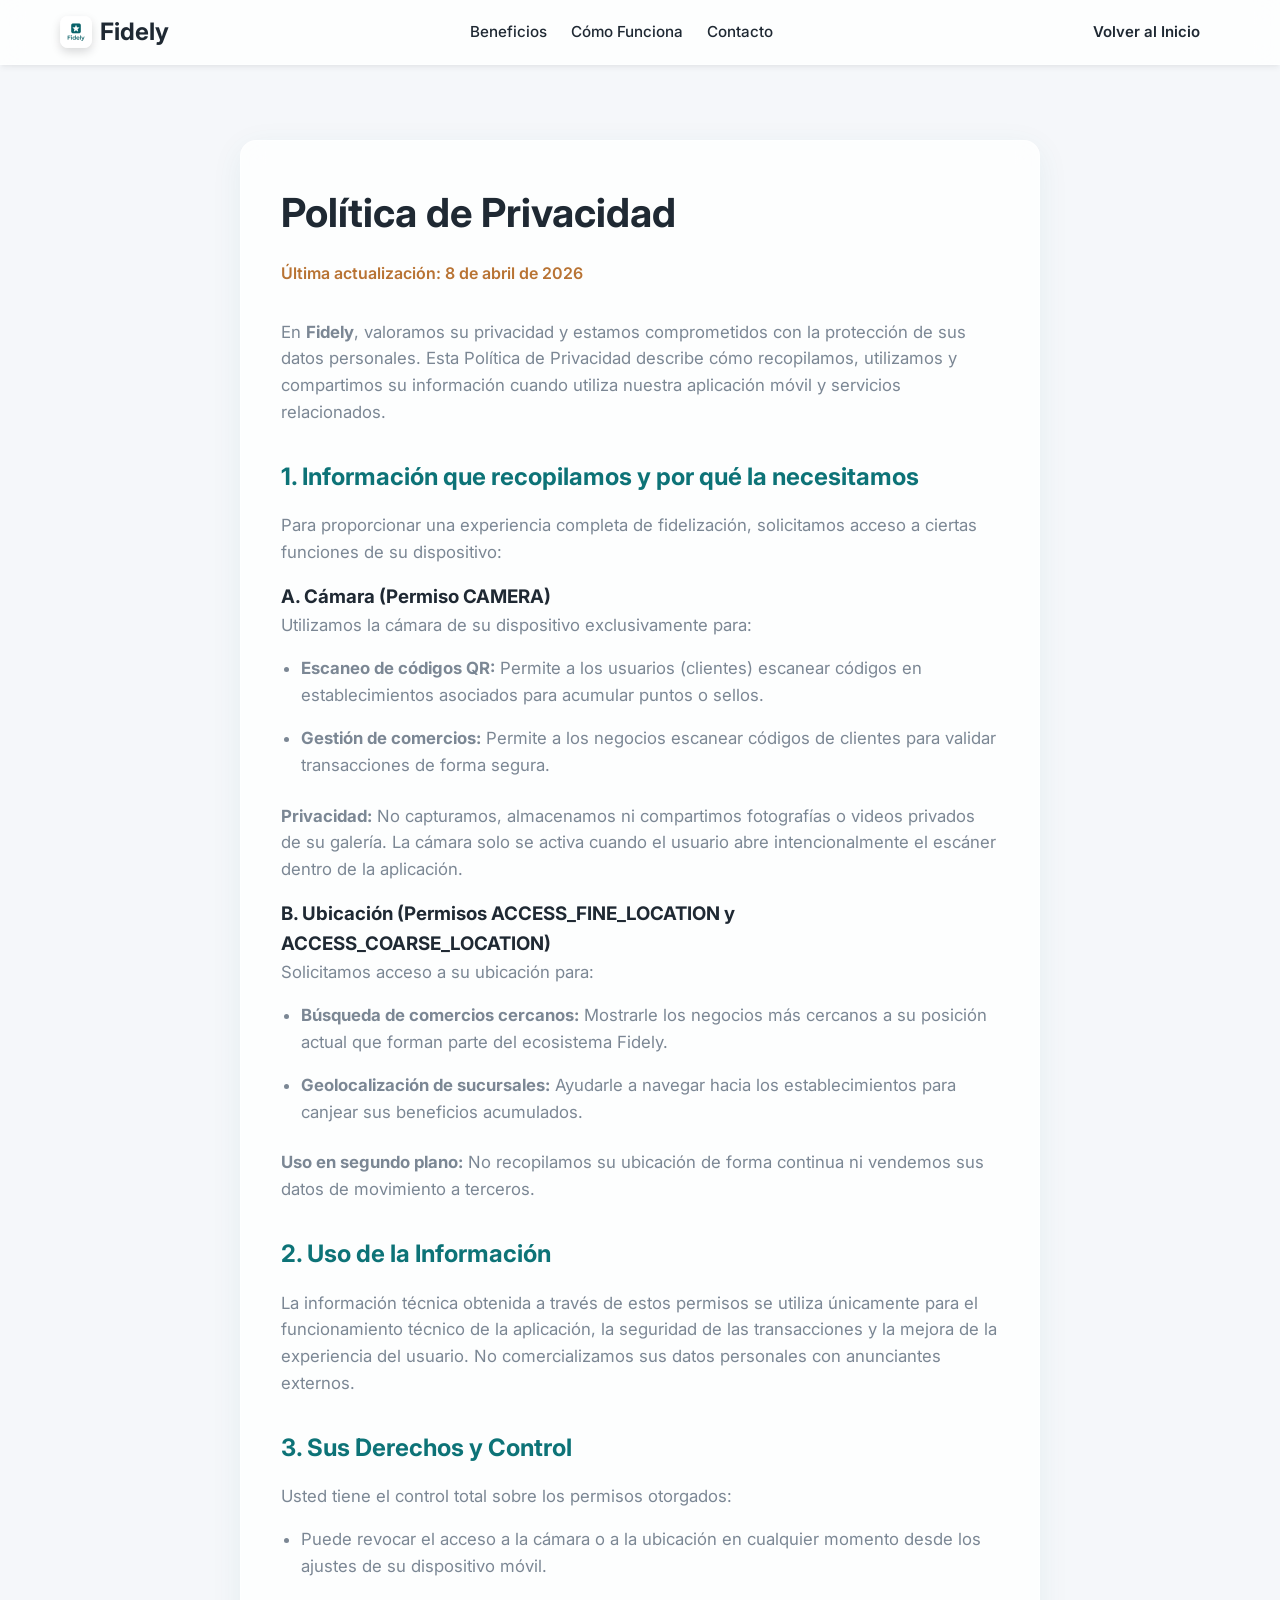
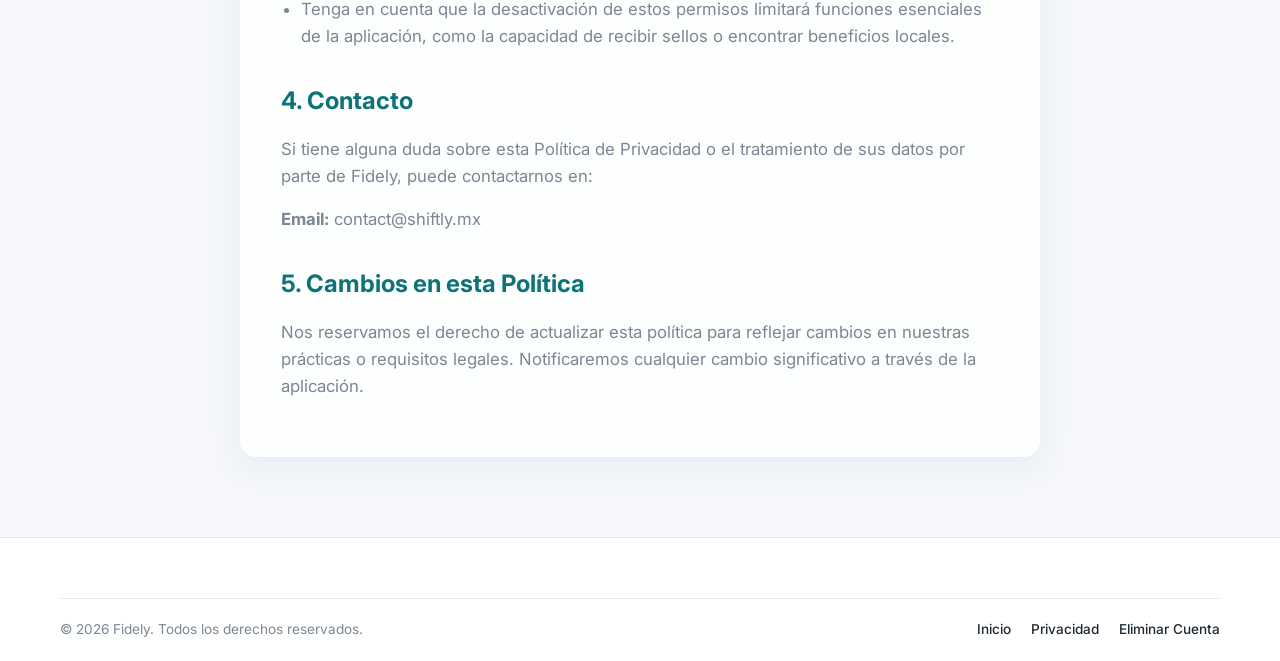
<file: privacy.html>
<!DOCTYPE html>
<html lang="es">
<head>
    <meta charset="UTF-8">
    <meta name="viewport" content="width=device-width, initial-scale=1.0">
    <title>Política de Privacidad - Fidely</title>
    <link rel="preconnect" href="https://fonts.googleapis.com">
    <link rel="preconnect" href="https://fonts.gstatic.com" crossorigin>
    <link href="https://fonts.googleapis.com/css2?family=Inter:wght@400;500;600;700&display=swap" rel="stylesheet">
    <link rel="stylesheet" href="styles.css">
    <style>
        .privacy-content {
            padding: 120px 0 80px;
            max-width: 800px;
            margin: 0 auto;
        }
        .privacy-card {
            padding: 40px;
            margin-top: 20px;
        }
        .privacy-content h1 {
            font-size: 2.5rem;
            margin-bottom: 1rem;
        }
        .privacy-content h2 {
            font-size: 1.5rem;
            margin-top: 2rem;
            margin-bottom: 1rem;
            color: var(--primary-color);
        }
        .privacy-content p, .privacy-content li {
            color: var(--text-muted);
            margin-bottom: 1rem;
            font-size: 1.05rem;
        }
        .privacy-content ul {
            margin-left: 20px;
            margin-bottom: 1.5rem;
        }
        .last-update {
            font-weight: 600;
            color: var(--accent-color);
            margin-bottom: 2rem;
            display: block;
        }
    </style>
</head>
<body>
    <!-- Navbar -->
    <header class="navbar scrolled">
        <div class="container nav-container">
            <a href="index.html" class="logo">
                <img src="assets/images/fidely-logo.png" alt="Fidely Logo Oficial" class="logo-img">
                <span>Fidely</span>
            </a>
            <nav class="nav-links">
                <a href="index.html#beneficios">Beneficios</a>
                <a href="index.html#como-funciona">Cómo Funciona</a>
                <a href="index.html#contacto">Contacto</a>
            </nav>
            <div class="nav-actions">
                <a href="index.html" class="btn btn-secondary">Volver al Inicio</a>
            </div>
        </div>
    </header>

    <main class="container privacy-content">
        <div class="glass-panel privacy-card">
            <h1>Política de Privacidad</h1>
            <span class="last-update">Última actualización: 8 de abril de 2026</span>

            <p>En <strong>Fidely</strong>, valoramos su privacidad y estamos comprometidos con la protección de sus datos personales. Esta Política de Privacidad describe cómo recopilamos, utilizamos y compartimos su información cuando utiliza nuestra aplicación móvil y servicios relacionados.</p>

            <h2>1. Información que recopilamos y por qué la necesitamos</h2>
            <p>Para proporcionar una experiencia completa de fidelización, solicitamos acceso a ciertas funciones de su dispositivo:</p>

            <h3>A. Cámara (Permiso CAMERA)</h3>
            <p>Utilizamos la cámara de su dispositivo exclusivamente para:</p>
            <ul>
                <li><strong>Escaneo de códigos QR:</strong> Permite a los usuarios (clientes) escanear códigos en establecimientos asociados para acumular puntos o sellos.</li>
                <li><strong>Gestión de comercios:</strong> Permite a los negocios escanear códigos de clientes para validar transacciones de forma segura.</li>
            </ul>
            <p><strong>Privacidad:</strong> No capturamos, almacenamos ni compartimos fotografías o videos privados de su galería. La cámara solo se activa cuando el usuario abre intencionalmente el escáner dentro de la aplicación.</p>

            <h3>B. Ubicación (Permisos ACCESS_FINE_LOCATION y ACCESS_COARSE_LOCATION)</h3>
            <p>Solicitamos acceso a su ubicación para:</p>
            <ul>
                <li><strong>Búsqueda de comercios cercanos:</strong> Mostrarle los negocios más cercanos a su posición actual que forman parte del ecosistema Fidely.</li>
                <li><strong>Geolocalización de sucursales:</strong> Ayudarle a navegar hacia los establecimientos para canjear sus beneficios acumulados.</li>
            </ul>
            <p><strong>Uso en segundo plano:</strong> No recopilamos su ubicación de forma continua ni vendemos sus datos de movimiento a terceros.</p>

            <h2>2. Uso de la Información</h2>
            <p>La información técnica obtenida a través de estos permisos se utiliza únicamente para el funcionamiento técnico de la aplicación, la seguridad de las transacciones y la mejora de la experiencia del usuario. No comercializamos sus datos personales con anunciantes externos.</p>

            <h2>3. Sus Derechos y Control</h2>
            <p>Usted tiene el control total sobre los permisos otorgados:</p>
            <ul>
                <li>Puede revocar el acceso a la cámara o a la ubicación en cualquier momento desde los ajustes de su dispositivo móvil.</li>
                <li>Tenga en cuenta que la desactivación de estos permisos limitará funciones esenciales de la aplicación, como la capacidad de recibir sellos o encontrar beneficios locales.</li>
            </ul>

            <h2>4. Contacto</h2>
            <p>Si tiene alguna duda sobre esta Política de Privacidad o el tratamiento de sus datos por parte de Fidely, puede contactarnos en:</p>
            <p><strong>Email:</strong> contact@shiftly.mx</p>

            <h2>5. Cambios en esta Política</h2>
            <p>Nos reservamos el derecho de actualizar esta política para reflejar cambios en nuestras prácticas o requisitos legales. Notificaremos cualquier cambio significativo a través de la aplicación.</p>
        </div>
    </main>

    <!-- Footer -->
    <footer class="footer">
        <div class="container">
            <div class="footer-bottom">
                <p>&copy; 2026 Fidely. Todos los derechos reservados.</p>
                <div class="nav-links" style="display: flex; gap: 20px;">
                    <a href="index.html" style="font-size: 0.85rem;">Inicio</a>
                    <a href="privacy.html" style="font-size: 0.85rem;">Privacidad</a>
                    <a href="delete-account.html" style="font-size: 0.85rem;">Eliminar Cuenta</a>
                </div>
            </div>
        </div>
    </footer>
</body>
</html>
</file>
<file: styles.css>
/* =========================================
   VARIABLES & THEME CONFIGURATION
   ========================================= */
:root {
    /* Colors - Light Mode (Default) - Based on app_colors.dart */
    --primary-color: #0D7377; /* Deep Teal - Success/Accion */
    --primary-light: rgba(13, 115, 119, 0.1);
    --secondary-color: #3E4C59; /* Neutral 700 - Functional */
    --secondary-light: rgba(62, 76, 89, 0.1);
    --accent-color: #B87333; /* Copper/Bronze - Redemption */
    --accent-light: rgba(184, 115, 51, 0.1);
    --dark-light: rgba(31, 41, 51, 0.1);
    
    --bg-color: #F5F7FA; /* neutral 100 */
    --card-bg: #FFFFFF;
    --text-main: #1F2933; /* neutral 900 */
    --text-muted: #7B8794; /* neutral 500 */
    --border-color: #E4E7EB; /* neutral 200 */
    --glass-bg: rgba(255, 255, 255, 0.8);
    --glass-border: rgba(255, 255, 255, 0.5);
    
    /* Typography */
    --font-family: 'Inter', system-ui, -apple-system, sans-serif;
    
    /* Border Radius */
    --radius-card: 16px;
    --radius-btn: 12px;
    --radius-sm: 8px;
    
    /* Shadows - Clean elevation */
    --shadow-sm: 0 4px 6px -1px rgba(0, 0, 0, 0.05), 0 2px 4px -1px rgba(0, 0, 0, 0.03);
    --shadow-md: 0 10px 15px -3px rgba(0, 0, 0, 0.1), 0 4px 6px -2px rgba(0, 0, 0, 0.05);
    --shadow-lg: 0 20px 25px -5px rgba(0, 0, 0, 0.1), 0 10px 10px -5px rgba(0, 0, 0, 0.04);
    --shadow-glass: 0 8px 32px 0 rgba(13, 115, 119, 0.07);
    --shadow-glow: 0 0 20px rgba(184, 115, 51, 0.4);
    
    /* Transitions */
    --transition: all 0.3s cubic-bezier(0.4, 0, 0.2, 1);
}

/* Dark Mode Configuration */
[data-theme="dark"] {
    --bg-color: #1F2933; /* neutral 900 */
    --card-bg: #3E4C59; /* neutral 700 */
    --text-main: #F5F7FA; /* neutral 100 */
    --text-muted: #9AA5B1; /* neutral 400 */
    --border-color: rgba(228, 231, 235, 0.1);
    --glass-bg: rgba(62, 76, 89, 0.7);
    --glass-border: rgba(255, 255, 255, 0.05);
    --shadow-sm: 0 4px 6px -1px rgba(0, 0, 0, 0.4);
    --shadow-md: 0 10px 15px -3px rgba(0, 0, 0, 0.5);
    --shadow-glass: 0 8px 32px 0 rgba(0, 0, 0, 0.5);
}

* {
    margin: 0;
    padding: 0;
    box-sizing: border-box;
}

html {
    scroll-behavior: smooth;
}

body {
    font-family: var(--font-family);
    background-color: var(--bg-color);
    color: var(--text-main);
    line-height: 1.6;
    transition: background-color var(--transition), color var(--transition);
    overflow-x: hidden;
}

/* =========================================
   UTILITIES
   ========================================= */
.container {
    max-width: 1200px;
    margin: 0 auto;
    padding: 0 20px;
}

.section-padding {
    padding: 80px 0;
}

.text-center { text-align: center; }
.mt-4 { margin-top: 2rem; }

.text-gradient {
    background: linear-gradient(135deg, var(--primary-color), var(--accent-color));
    -webkit-background-clip: text;
    -webkit-text-fill-color: transparent;
    background-clip: text;
}
[data-theme="dark"] .text-gradient {
    background: linear-gradient(135deg, #EFF2F7, var(--accent-color));
    -webkit-background-clip: text;
    -webkit-text-fill-color: transparent;
    background-clip: text;
}

.text-accent { color: var(--accent-color); }

.bg-primary { background-color: var(--primary-color); color: white; }
.bg-accent { background-color: var(--accent-color); color: white; }
.bg-primary-light { background-color: var(--primary-light); color: var(--primary-color); }
.bg-accent-light { background-color: var(--accent-light); color: var(--accent-color); }
.bg-secondary-light { background-color: var(--secondary-light); color: var(--secondary-color); }
.bg-dark-light { background-color: var(--dark-light); color: var(--text-main); }

[data-theme="dark"] .bg-primary-light { color: #EFF2F7; }

/* Glassmorphism Panel */
.glass-panel {
    background: var(--glass-bg);
    backdrop-filter: blur(12px);
    -webkit-backdrop-filter: blur(12px);
    border: 1px solid var(--glass-border);
    border-radius: var(--radius-card);
    box-shadow: var(--shadow-glass);
}

/* Buttons */
.btn {
    display: inline-flex;
    align-items: center;
    justify-content: center;
    padding: 10px 20px;
    border-radius: var(--radius-btn);
    font-weight: 600;
    font-size: 15px;
    text-decoration: none;
    cursor: pointer;
    transition: var(--transition);
    border: none;
}

.btn-large {
    padding: 15px 30px;
    font-size: 16px;
}

.btn-primary {
    background-color: var(--primary-color);
    color: #fff;
}
.btn-primary:hover {
    background-color: #0A5A5D;
    transform: translateY(-2px);
    box-shadow: var(--shadow-md);
}
[data-theme="dark"] .btn-primary {
    background-color: #2A4365;
}
[data-theme="dark"] .btn-primary:hover {
    background-color: #3C5A82;
}


.btn-secondary {
    background-color: transparent;
    color: var(--text-main);
}
.btn-secondary:hover {
    background-color: var(--secondary-light);
}

.btn-outline {
    background-color: transparent;
    border: 2px solid var(--primary-color);
    color: var(--primary-color);
}
[data-theme="dark"] .btn-outline {
    border-color: #EFF2F7;
    color: #EFF2F7;
}

.btn-outline:hover {
    background-color: var(--primary-color);
    color: #fff;
}
[data-theme="dark"] .btn-outline:hover {
    background-color: #EFF2F7;
    color: #0F1419;
}

.glow-effect {
    position: relative;
}
.glow-effect::before {
    content: '';
    position: absolute;
    top: -2px; left: -2px; right: -2px; bottom: -2px;
    background: linear-gradient(45deg, var(--primary-color), var(--accent-color), var(--primary-color));
    z-index: -1;
    filter: blur(10px);
    opacity: 0;
    transition: opacity 0.3s ease;
    border-radius: inherit;
}
.glow-effect:hover::before {
    opacity: 0.6;
}

/* Typography */
h1, h2, h3, h4 { color: var(--text-main); font-weight: 700; }
.section-title { font-size: 2.2rem; margin-bottom: 0.75rem; }
p { color: var(--text-muted); }

/* Section Header */
.section-header { margin-bottom: 3rem; }
.section-eyebrow {
    display: inline-block;
    font-size: 0.8rem;
    font-weight: 700;
    letter-spacing: 2px;
    text-transform: uppercase;
    color: var(--accent-color);
    margin-bottom: 12px;
}
.section-desc {
    max-width: 600px;
    margin: 0 auto;
    font-size: 1.1rem;
    color: var(--text-muted);
}

/* =========================================
   HEADER & NAVBAR
   ========================================= */
.navbar {
    position: fixed;
    top: 0; width: 100%;
    z-index: 1000;
    transition: var(--transition);
    padding: 15px 0;
}
.navbar.scrolled {
    background: var(--glass-bg);
    backdrop-filter: blur(12px);
    -webkit-backdrop-filter: blur(12px);
    border-bottom: 1px solid var(--glass-border);
    box-shadow: var(--shadow-sm);
    padding: 10px 0;
}

.nav-container {
    display: flex;
    justify-content: space-between;
    align-items: center;
}

.logo {
    display: flex;
    align-items: center;
    gap: 8px;
    font-size: 1.5rem;
    font-weight: 700;
    color: var(--text-main);
    text-decoration: none;
}
.logo-img {
    width: 32px;
    height: 32px;
    border-radius: 8px;
    transition: var(--transition);
    box-shadow: 0 4px 10px rgba(0,0,0,0.15);
}

[data-theme="dark"] .logo-img {
    filter: invert(1) grayscale(1) brightness(1.5);
    box-shadow: 0 4px 12px rgba(255,255,255,0.05);
}

.logo:hover .logo-img {
    transform: scale(1.1) rotate(3deg);
    box-shadow: 0 6px 15px rgba(184, 115, 51, 0.4); /* Resplandor color bronce al hacer hover */
}

.nav-links {
    display: flex;
    gap: 24px;
}
.nav-links a {
    text-decoration: none;
    color: var(--text-main);
    font-weight: 500;
    font-size: 0.95rem;
    position: relative;
    transition: var(--transition);
}
.nav-links a::after {
    content: '';
    position: absolute;
    width: 0; height: 2px;
    bottom: -4px; left: 0;
    background-color: var(--accent-color);
    transition: var(--transition);
}
.nav-links a:hover::after { width: 100%; }

.nav-actions {
    display: flex;
    align-items: center;
    gap: 12px;
}

.theme-toggle {
    background: transparent; border: none;
    color: var(--text-main);
    cursor: pointer;
    padding: 8px;
    border-radius: 50%;
    display: flex; align-items: center; justify-content: center;
    transition: var(--transition);
}
.theme-toggle:hover { background-color: var(--secondary-light); }

.menu-toggle {
    display: none;
    background: transparent; border: none;
    color: var(--text-main);
    cursor: pointer;
}

/* =========================================
   HERO SECTION
   ========================================= */
.hero {
    position: relative;
    min-height: 100vh;
    display: flex;
    align-items: center;
    padding-top: 80px; /* Offset for navbar */
    overflow: hidden;
}

.hero-background-glow {
    position: absolute;
    top: 50%; left: 50%;
    transform: translate(-50%, -50%);
    width: 600px; height: 600px;
    background: radial-gradient(circle, rgba(184, 115, 51, 0.15) 0%, rgba(13, 115, 119, 0) 70%);
    z-index: -1;
    border-radius: 50%;
}
[data-theme="dark"] .hero-background-glow {
    background: radial-gradient(circle, rgba(212, 175, 55, 0.1) 0%, rgba(15, 20, 25, 0) 70%);
}

.hero-container {
    display: grid;
    grid-template-columns: 1fr 1fr;
    gap: 40px;
    align-items: center;
}

.hero-content .badge {
    display: inline-block;
    padding: 6px 16px;
    background: var(--glass-bg);
    border: 1px solid var(--border-color);
    border-radius: 20px;
    font-size: 0.9rem;
    font-weight: 600;
    color: var(--text-main);
    margin-bottom: 20px;
    box-shadow: var(--shadow-sm);
}

.hero-content h1 {
    font-size: 3.5rem;
    line-height: 1.1;
    margin-bottom: 20px;
    letter-spacing: -1px;
}

.hero-subtitle {
    font-size: 1.15rem;
    font-weight: 400;
    color: var(--text-muted);
    margin-bottom: 30px;
    max-width: 90%;
}

.hero-cta {
    display: flex;
    gap: 16px;
    flex-wrap: wrap;
}

.hero-trust {
    display: flex;
    align-items: center;
    gap: 14px;
    margin-top: 28px;
    flex-wrap: wrap;
}
.trust-label {
    font-size: 0.85rem;
    color: var(--text-muted);
    font-weight: 500;
}
.trust-badges {
    display: flex;
    gap: 10px;
}
.trust-badge {
    display: inline-flex;
    align-items: center;
    gap: 6px;
    padding: 5px 14px;
    background: var(--glass-bg);
    border: 1px solid var(--border-color);
    border-radius: 20px;
    font-size: 0.82rem;
    font-weight: 600;
    color: var(--text-main);
    backdrop-filter: blur(8px);
}

/* Hero Visuals & Device Mockups */
.hero-visual {
    position: relative;
    display: flex;
    justify-content: center;
    align-items: center;
    height: 650px;
    perspective: 2000px; /* Perspectiva más profunda para mejor efecto 3D */
    margin: 40px auto 0;
}

.device-mockup {
    position: absolute;
    width: 280px;
    height: 580px;
    background: #111;
    border: 12px solid #222;
    border-radius: 44px;
    box-shadow: 
        0 30px 60px -12px rgba(0,0,0,0.5),
        0 18px 36px -18px rgba(0,0,0,0.6);
    overflow: hidden;
    transition: transform 0.8s cubic-bezier(0.2, 0.8, 0.2, 1);
    z-index: 2;
}

.device-screen {
    width: 100%;
    height: 100%;
    background: #000;
    overflow: hidden;
    position: relative;
}

.app-screenshot {
    width: 100%;
    height: 100%;
    object-fit: cover;
    object-position: top;
}

.device-label {
    position: absolute;
    bottom: 20px;
    left: 50%;
    transform: translateX(-50%);
    background: var(--primary-color);
    color: white;
    padding: 6px 18px;
    border-radius: 20px;
    font-size: 0.75rem;
    font-weight: 700;
    white-space: nowrap;
    opacity: 0.9;
    box-shadow: var(--shadow-sm);
    pointer-events: none;
    z-index: 5;
}

.business-device {
    transform: translateX(-80px) rotateY(15deg) rotateX(5deg) scale(0.95);
    z-index: 2;
}

.client-device {
    transform: translateX(80px) rotateY(-10deg) rotateX(5deg) scale(0.9);
    z-index: 1; /* El de la derecha un poco más atrás */
}

.device-mockup:hover {
    transform: translateX(0) rotateY(0) rotateX(0) scale(1) translateZ(80px);
    z-index: 20;
    box-shadow: 0 50px 100px -20px rgba(0,0,0,0.5);
}

/* La sección de Floating Pass ha sido eliminada a petición del usuario para simplificar el diseño */

@media (max-width: 992px) {
    .hero-visual {
        height: 500px;
        margin-top: 40px;
    }
    .device-mockup {
        width: 180px;
        height: 380px;
        border-width: 8px;
        border-radius: 28px;
    }
    .business-device { transform: translateX(-50px) rotateY(10deg) scale(0.85); }
    .client-device { transform: translateX(50px) rotateY(-10deg) scale(0.85); }
    .floating-pass-wrapper { width: 140px; right: 0; bottom: 0; }
}

/* =========================================
   STATS BAR
   ========================================= */
.stats-bar {
    padding: 40px 0;
    border-top: 1px solid var(--border-color);
    border-bottom: 1px solid var(--border-color);
    background: var(--glass-bg);
    backdrop-filter: blur(12px);
}
.stats-grid {
    display: flex;
    justify-content: center;
    align-items: center;
    gap: 0;
    flex-wrap: wrap;
}
.stat-item {
    flex: 1;
    min-width: 140px;
    text-align: center;
    padding: 12px 20px;
}
.stat-number {
    display: block;
    font-size: 2.2rem;
    font-weight: 800;
    color: var(--primary-color);
    line-height: 1;
    margin-bottom: 6px;
}
[data-theme="dark"] .stat-number { color: #4FD1C5; }
.stat-label {
    display: block;
    font-size: 0.85rem;
    color: var(--text-muted);
    font-weight: 500;
}
.stat-divider {
    width: 1px;
    height: 50px;
    background: var(--border-color);
    flex-shrink: 0;
}

/* =========================================
   VALUE PROPOSITION (Benefits Grid)
   ========================================= */
.benefits-grid {
    display: grid;
    grid-template-columns: repeat(auto-fit, minmax(240px, 1fr));
    gap: 24px;
}
.benefit-card {
    padding: 32px 28px;
    transition: var(--transition);
}
.benefit-card:hover { transform: translateY(-6px); box-shadow: var(--shadow-lg); }
.benefit-icon {
    width: 56px; height: 56px; border-radius: 14px;
    display: flex; align-items: center; justify-content: center;
    margin-bottom: 20px;
    color: var(--primary-color);
}
.benefit-icon.bg-accent-light { color: var(--accent-color); }
[data-theme="dark"] .benefit-icon { color: #4FD1C5; }
[data-theme="dark"] .benefit-icon.bg-accent-light { color: var(--accent-color); }
.benefit-card h3 { font-size: 1.1rem; margin-bottom: 10px; }

.check-icon { width: 20px; height: 20px; flex-shrink: 0; margin-top: 3px; color: var(--primary-color); }
.check-icon.accent { color: var(--accent-color); }
[data-theme="dark"] .check-icon { color: #EFF2F7; }

/* =========================================
   HOW IT WORKS (Steps)
   ========================================= */
.steps-container {
    display: flex;
    justify-content: space-between;
    align-items: center;
    gap: 20px;
    position: relative;
}
.step-card {
    flex: 1; padding: 40px 30px; text-align: center; position: relative; z-index: 2;
}
.step-number {
    width: 50px; height: 50px;
    background: var(--accent-color); color: white;
    border-radius: 50%;
    display: flex; align-items: center; justify-content: center;
    font-size: 1.5rem; font-weight: 700;
    margin: 0 auto 20px;
    box-shadow: var(--shadow-glow);
}
.step-card h3 { margin-bottom: 15px; }
.step-connector {
    height: 2px;
    flex: 0.2;
    background: dashed 2px var(--border-color);
    z-index: 1;
}

/* =========================================
   FEATURES GRID
   ========================================= */
.features-grid {
    display: grid;
    grid-template-columns: repeat(auto-fit, minmax(250px, 1fr));
    gap: 30px;
}
.feature-box {
    padding: 35px 25px; text-align: center;
}
.hover-lift { transition: var(--transition); }
.hover-lift:hover { transform: translateY(-10px); box-shadow: var(--shadow-lg); }

.feature-icon {
    width: 60px; height: 60px; border-radius: 16px;
    display: flex; align-items: center; justify-content: center;
    margin: 0 auto 20px;
    color: var(--primary-color);
}
.feature-icon.bg-accent-light { color: var(--accent-color); }
[data-theme="dark"] .feature-icon { color: #4FD1C5; }
[data-theme="dark"] .feature-icon.bg-accent-light { color: var(--accent-color); }
.feature-box h4 { margin-bottom: 12px; font-size: 1.2rem;}

/* =========================================
   PRICING SECTION
   ========================================= */
.pricing-container {
    display: flex;
    justify-content: center;
    align-items: flex-start;
    gap: 30px;
    margin-top: 20px;
}

.pricing-card {
    flex: 1;
    max-width: 450px;
    padding: 50px 40px;
    display: flex;
    flex-direction: column;
    position: relative;
    transition: var(--transition);
    overflow: hidden;
}

.pricing-card:hover {
    transform: translateY(-10px);
    box-shadow: 0 30px 60px -12px rgba(13, 115, 119, 0.15);
}

.pricing-card.popular {
    border: 2px solid var(--primary-color);
}

.plan-badge {
    display: inline-block;
    padding: 6px 16px;
    background: var(--primary-light);
    color: var(--primary-color);
    border-radius: 20px;
    font-size: 0.85rem;
    font-weight: 700;
    margin-bottom: 25px;
    text-transform: uppercase;
    letter-spacing: 1px;
}

[data-theme="dark"] .plan-badge {
    background: rgba(13, 115, 119, 0.2);
    color: #4FD1C5;
}

.price {
    display: flex;
    align-items: baseline;
    gap: 4px;
    margin-bottom: 15px;
}

.currency {
    font-size: 1.5rem;
    font-weight: 600;
    color: var(--text-main);
}

.amount {
    font-size: 4rem;
    font-weight: 800;
    color: var(--text-main);
    line-height: 1;
}

.period {
    font-size: 1.1rem;
    color: var(--text-muted);
    font-weight: 500;
}

.plan-desc {
    margin-bottom: 35px;
    font-size: 1rem;
    line-height: 1.5;
}

.pricing-features {
    margin-bottom: 40px;
    flex-grow: 1;
}

.pricing-features ul {
    list-style: none;
}

.pricing-features li {
    display: flex;
    align-items: flex-start;
    gap: 12px;
    margin-bottom: 18px;
    font-size: 0.95rem;
    color: var(--text-main);
}

.pricing-features li .check-icon {
    width: 20px;
    height: 20px;
    color: var(--primary-color);
    flex-shrink: 0;
    margin-top: 2px;
}

.pricing-footer {
    text-align: center;
}

.pricing-footer .btn {
    width: 100%;
}

.pricing-note {
    margin-top: 16px;
    font-size: 0.85rem;
    color: var(--text-muted);
}
.pricing-note a {
    color: var(--primary-color);
    text-decoration: none;
    font-weight: 600;
}
.pricing-note a:hover { text-decoration: underline; }

@media (max-width: 768px) {
    .pricing-card {
        padding: 40px 25px;
    }
    .amount {
        font-size: 3rem;
    }
}

/* =========================================
   TESTIMONIALS
   ========================================= */
.testimonial-slider {
    display: grid; grid-template-columns: 1fr 1fr; gap: 30px;
}
.testimonial-card {
    padding: 40px;
}
.stars { color: var(--accent-color); letter-spacing: 2px; margin-bottom: 15px; font-size: 1.2rem;}
.quote { font-style: italic; font-size: 1.1rem; color: var(--text-main); margin-bottom: 25px;}
.author { display: flex; align-items: center; gap: 15px; }
.author-avatar {
    width: 45px; height: 45px; border-radius: 50%;
    display: flex; align-items: center; justify-content: center;
    font-weight: 700;
}
.author-info strong { display: block; color: var(--text-main);}
.author-info span { font-size: 0.85rem; color: var(--text-muted); }

/* =========================================
   FAQ ACCORDION
   ========================================= */
.faq-container { max-width: 800px; margin: 0 auto; }
.accordion-item { margin-bottom: 15px; overflow: hidden;}
.accordion-header {
    width: 100%; padding: 20px 25px;
    display: flex; justify-content: space-between; align-items: center;
    background: transparent; border: none; cursor: pointer;
    text-align: left; color: var(--text-main); font-weight: 600; font-size: 1.05rem;
    font-family: inherit;
}
.accordion-icon { transition: transform 0.3s; color: var(--secondary-color);}
.accordion-header[aria-expanded="true"] .accordion-icon { transform: rotate(180deg); }
.accordion-content {
    max-height: 0; overflow: hidden;
    transition: max-height 0.3s ease-in-out;
    padding: 0 25px;
}
.accordion-content p { padding-bottom: 20px; }

/* =========================================
   CTA SECTION
   ========================================= */
.cta-box {
    padding: 70px 60px;
    background: linear-gradient(135deg, var(--card-bg), var(--primary-light));
    border: 1px solid var(--border-color);
}
[data-theme="dark"] .cta-box { background: linear-gradient(135deg, var(--card-bg), rgba(13, 115, 119, 0.12)); }
.cta-desc {
    color: var(--text-muted);
    font-size: 1.05rem;
    margin-top: 12px;
}

/* =========================================
   FOOTER
   ========================================= */
.footer {
    background-color: var(--card-bg);
    border-top: 1px solid var(--border-color);
    padding: 60px 0 20px;
}
.footer-grid {
    display: grid; grid-template-columns: 2fr 1fr 1fr 1fr; gap: 40px; margin-bottom: 40px;
}
.footer-brand p { margin-top: 15px; font-size: 0.9rem;}
.footer-links h4 { margin-bottom: 20px; font-size: 1rem; }
.footer-links a {
    display: block; color: var(--text-muted); text-decoration: none; margin-bottom: 10px; font-size: 0.9rem;
    transition: var(--transition);
}
.footer-links a:hover { color: var(--primary-color); }
[data-theme="dark"] .footer-links a:hover { color: var(--accent-color); }
.footer-bottom {
    display: flex; justify-content: space-between; align-items: center;
    padding-top: 20px; border-top: 1px solid var(--border-color); font-size: 0.85rem;
}
.social-icons { display: flex; gap: 15px;}
.social-icons a { color: var(--text-muted); transition: var(--transition); }
.social-icons a:hover { color: var(--primary-color); transform: translateY(-2px);}
[data-theme="dark"] .social-icons a:hover { color: var(--accent-color); }

/* =========================================
   CONTACT SECTION
   ========================================= */
.contact-grid {
    display: grid;
    grid-template-columns: 1fr 1fr;
    gap: 60px;
    align-items: center;
}

.contact-info .section-title {
    text-align: left;
    margin-bottom: 1.5rem;
}

.contact-info p {
    font-size: 1.1rem;
    margin-bottom: 2.5rem;
}

.contact-details {
    display: flex;
    flex-direction: column;
    gap: 20px;
}

.contact-item {
    display: flex;
    align-items: center;
    gap: 15px;
}

.contact-item-icon {
    width: 46px;
    height: 46px;
    background: var(--primary-light);
    border-radius: 12px;
    display: flex;
    align-items: center;
    justify-content: center;
    color: var(--primary-color);
    flex-shrink: 0;
}

.contact-promise {
    display: flex;
    align-items: center;
    gap: 10px;
    padding: 14px 18px;
    background: var(--primary-light);
    border-radius: var(--radius-sm);
    border: 1px solid rgba(13, 115, 119, 0.15);
    color: var(--primary-color);
    font-size: 0.9rem;
    font-weight: 500;
}
[data-theme="dark"] .contact-promise { color: #4FD1C5; background: rgba(13, 115, 119, 0.15); }

.contact-item strong {
    display: block;
    font-size: 1.1rem;
    color: var(--text-main);
}

.contact-form-wrapper {
    padding: 40px;
}

.form-row {
    display: grid;
    grid-template-columns: 1fr 1fr;
    gap: 16px;
}

.contact-form .form-group {
    margin-bottom: 20px;
}

.contact-form label {
    display: block;
    font-size: 0.9rem;
    font-weight: 600;
    margin-bottom: 8px;
    color: var(--text-main);
}

.contact-form input,
.contact-form textarea {
    width: 100%;
    padding: 12px 16px;
    border-radius: var(--radius-sm);
    border: 1px solid var(--border-color);
    background: var(--card-bg);
    color: var(--text-main);
    font-family: inherit;
    font-size: 1rem;
    transition: var(--transition);
}

.contact-form input:focus,
.contact-form textarea:focus,
.contact-form select:focus {
    outline: none;
    border-color: var(--primary-color);
    box-shadow: 0 0 0 3px var(--primary-light);
}

.contact-form select {
    width: 100%;
    padding: 12px 16px;
    border-radius: var(--radius-sm);
    border: 1px solid var(--border-color);
    background: var(--card-bg);
    color: var(--text-main);
    font-family: inherit;
    font-size: 1rem;
    transition: var(--transition);
    cursor: pointer;
    appearance: none;
    background-image: url("data:image/svg+xml,%3Csvg xmlns='http://www.w3.org/2000/svg' width='16' height='16' viewBox='0 0 24 24' fill='none' stroke='%237B8794' stroke-width='2'%3E%3Cpolyline points='6 9 12 15 18 9'/%3E%3C/svg%3E");
    background-repeat: no-repeat;
    background-position: right 14px center;
    padding-right: 40px;
}

.w-100 {
    width: 100%;
}

.form-success-msg {
    text-align: center;
    padding: 40px 0;
}

.success-icon {
    font-size: 4rem;
    margin-bottom: 20px;
}

@media (max-width: 992px) {
    .contact-grid {
        grid-template-columns: 1fr;
        gap: 40px;
    }
    .contact-info {
        text-align: center;
    }
    .contact-info .section-title {
        text-align: center;
    }
    .contact-details {
        align-items: center;
    }
}

/* =========================================
   ANIMATIONS
   ========================================= */
@keyframes scan {
    0% { top: 0; opacity: 0; }
    10% { opacity: 1; }
    90% { opacity: 1; }
    100% { top: 100%; opacity: 0; }
}

.fade-in-up {
    opacity: 0;
    transform: translateY(30px);
    transition: opacity 0.8s ease-out, transform 0.8s ease-out;
}
.fade-in-up.visible {
    opacity: 1;
    transform: translateY(0);
}
.delay-1 { transition-delay: 0.15s; }
.delay-2 { transition-delay: 0.3s; }
.delay-3 { transition-delay: 0.45s; }

/* =========================================
   RESPONSIVE
   ========================================= */
@media (max-width: 992px) {
    .hero-container, .testimonial-slider { grid-template-columns: 1fr; }
    .hero-visual { height: 500px; margin-top: 40px; }
    .business-device { transform: translateX(-30px) rotateY(10deg) scale(0.9); }
    .client-device { transform: translateX(30px) rotateY(-8deg) scale(0.85); }
    .steps-container { flex-direction: column; }
    .step-connector { width: 2px; height: 30px; }
    .benefits-grid { grid-template-columns: 1fr 1fr; }
    .stat-divider { display: none; }
    .stats-grid { gap: 10px; }
    .stat-item { min-width: 120px; }
}

@media (max-width: 768px) {
    h1 { font-size: 2.5rem !important; }
    .nav-links, .nav-btn { display: none; }
    .menu-toggle { display: block; }
    .footer-grid { grid-template-columns: 1fr; gap: 30px; }
    .cta-box { padding: 40px 24px; }
    .hero { padding-top: 100px; text-align: center; }
    .hero-cta { justify-content: center; }
    .hero-trust { justify-content: center; }
    .hero-subtitle { max-width: 100%; }
    .benefits-grid { grid-template-columns: 1fr; }
    .form-row { grid-template-columns: 1fr; }
    .section-header { margin-bottom: 2rem; }
}
</file>
